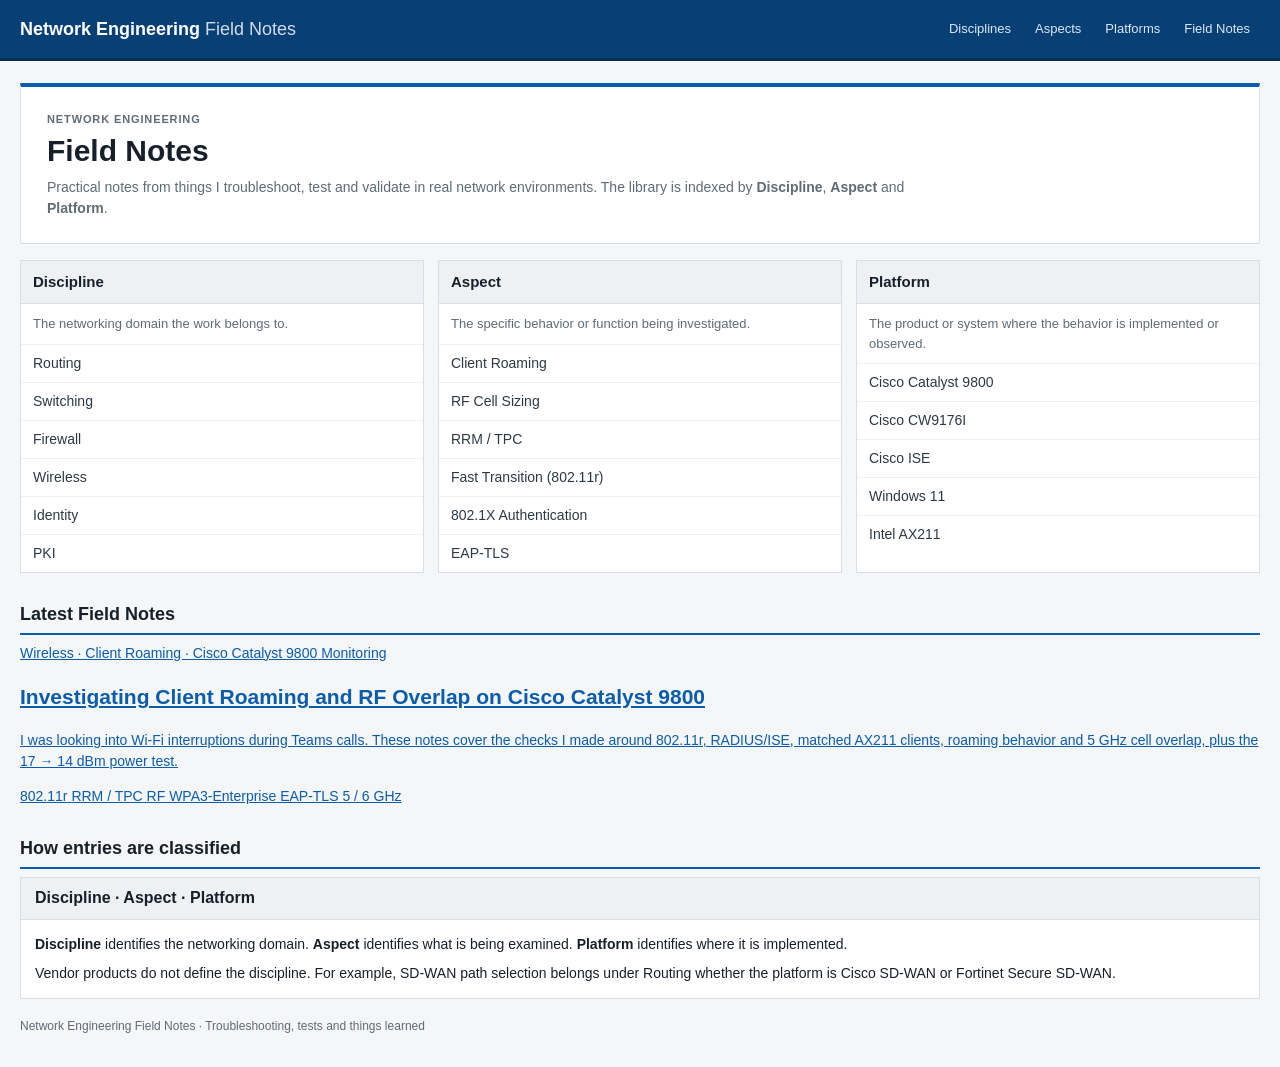
<file: index.html>
<!doctype html>
<html lang="en">
<head>
  <meta charset="utf-8" />
  <meta name="viewport" content="width=device-width, initial-scale=1" />
  <meta name="description" content="Network engineering field notes organized by discipline, aspect and platform." />
  <title>Network Engineering Field Notes</title>
  <link rel="stylesheet" href="assets/css/journal.css" />
</head>
<body>
  <header class="topbar">
    <div class="site-shell topbar-inner">
      <a class="brand" href="index.html">Network Engineering <span>Field Notes</span></a>
      <nav class="topnav" aria-label="Field note navigation">
        <a href="#disciplines">Disciplines</a>
        <a href="#aspects">Aspects</a>
        <a href="#platforms">Platforms</a>
        <a href="#notes">Field Notes</a>
      </nav>
    </div>
  </header>

  <main class="site-shell">
    <header class="page-header">
      <div class="kicker">Network engineering</div>
      <h1>Field Notes</h1>
      <p>Practical notes from things I troubleshoot, test and validate in real network environments. The library is indexed by <strong>Discipline</strong>, <strong>Aspect</strong> and <strong>Platform</strong>.</p>
    </header>

    <section class="catalog-grid" aria-label="Primary field note classifications">
      <article class="catalog-panel" id="disciplines">
        <h2>Discipline</h2>
        <p>The networking domain the work belongs to.</p>
        <ul class="catalog-list">
          <li><span>Routing</span></li>
          <li><span>Switching</span></li>
          <li><span>Firewall</span></li>
          <li><a href="#notes">Wireless</a></li>
          <li><span>Identity</span></li>
          <li><span>PKI</span></li>
        </ul>
      </article>

      <article class="catalog-panel" id="aspects">
        <h2>Aspect</h2>
        <p>The specific behavior or function being investigated.</p>
        <ul class="catalog-list">
          <li><a href="#notes">Client Roaming</a></li>
          <li><a href="#notes">RF Cell Sizing</a></li>
          <li><a href="#notes">RRM / TPC</a></li>
          <li><a href="#notes">Fast Transition (802.11r)</a></li>
          <li><a href="#notes">802.1X Authentication</a></li>
          <li><a href="#notes">EAP-TLS</a></li>
        </ul>
      </article>

      <article class="catalog-panel" id="platforms">
        <h2>Platform</h2>
        <p>The product or system where the behavior is implemented or observed.</p>
        <ul class="catalog-list">
          <li><a href="#notes">Cisco Catalyst 9800</a></li>
          <li><a href="#notes">Cisco CW9176I</a></li>
          <li><a href="#notes">Cisco ISE</a></li>
          <li><a href="#notes">Windows 11</a></li>
          <li><a href="#notes">Intel AX211</a></li>
        </ul>
      </article>
    </section>

    <h2 class="section-title" id="notes">Latest Field Notes</h2>
    <div class="case-list">
      <a class="case-link" href="cases/wireless/001-melbourne/index.html">
        <div class="eyebrow-row" style="margin-bottom:6px">
          <span class="eyebrow">Wireless · Client Roaming · Cisco Catalyst 9800</span>
          <span class="badge warn">Monitoring</span>
        </div>
        <h2>Investigating Client Roaming and RF Overlap on Cisco Catalyst 9800</h2>
        <p>I was looking into Wi-Fi interruptions during Teams calls. These notes cover the checks I made around 802.11r, RADIUS/ISE, matched AX211 clients, roaming behavior and 5 GHz cell overlap, plus the 17 → 14 dBm power test.</p>
        <div class="tag-row">
          <span class="tag">802.11r</span>
          <span class="tag">RRM / TPC</span>
          <span class="tag">RF</span>
          <span class="tag">WPA3-Enterprise</span>
          <span class="tag">EAP-TLS</span>
          <span class="tag">5 / 6 GHz</span>
        </div>
      </a>
    </div>

    <h2 class="section-title">How entries are classified</h2>
    <div class="doc-section">
      <h2>Discipline · Aspect · Platform</h2>
      <div class="content-block">
        <p><strong>Discipline</strong> identifies the networking domain. <strong>Aspect</strong> identifies what is being examined. <strong>Platform</strong> identifies where it is implemented.</p>
        <p>Vendor products do not define the discipline. For example, SD-WAN path selection belongs under Routing whether the platform is Cisco SD-WAN or Fortinet Secure SD-WAN.</p>
      </div>
    </div>
  </main>

  <footer class="site-shell footer-note">Network Engineering Field Notes · Troubleshooting, tests and things learned</footer>
</body>
</html>
</file>
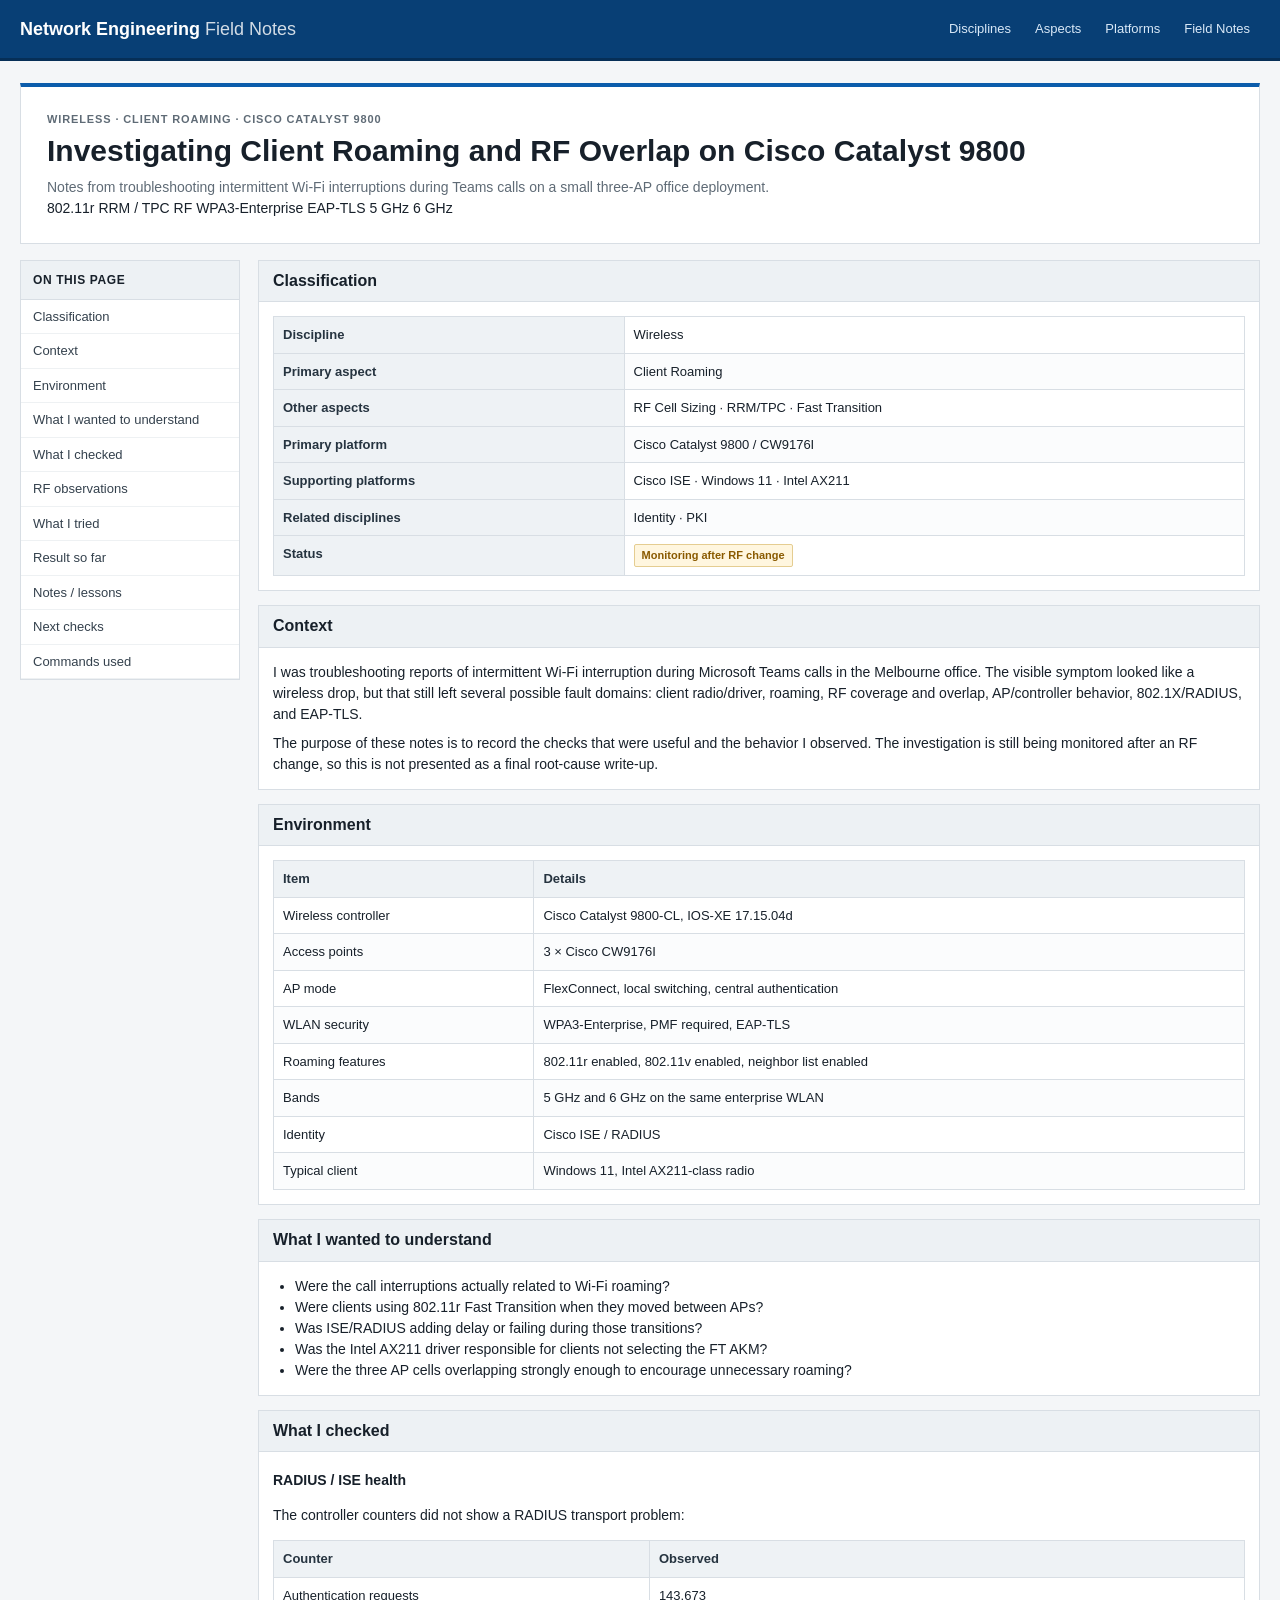
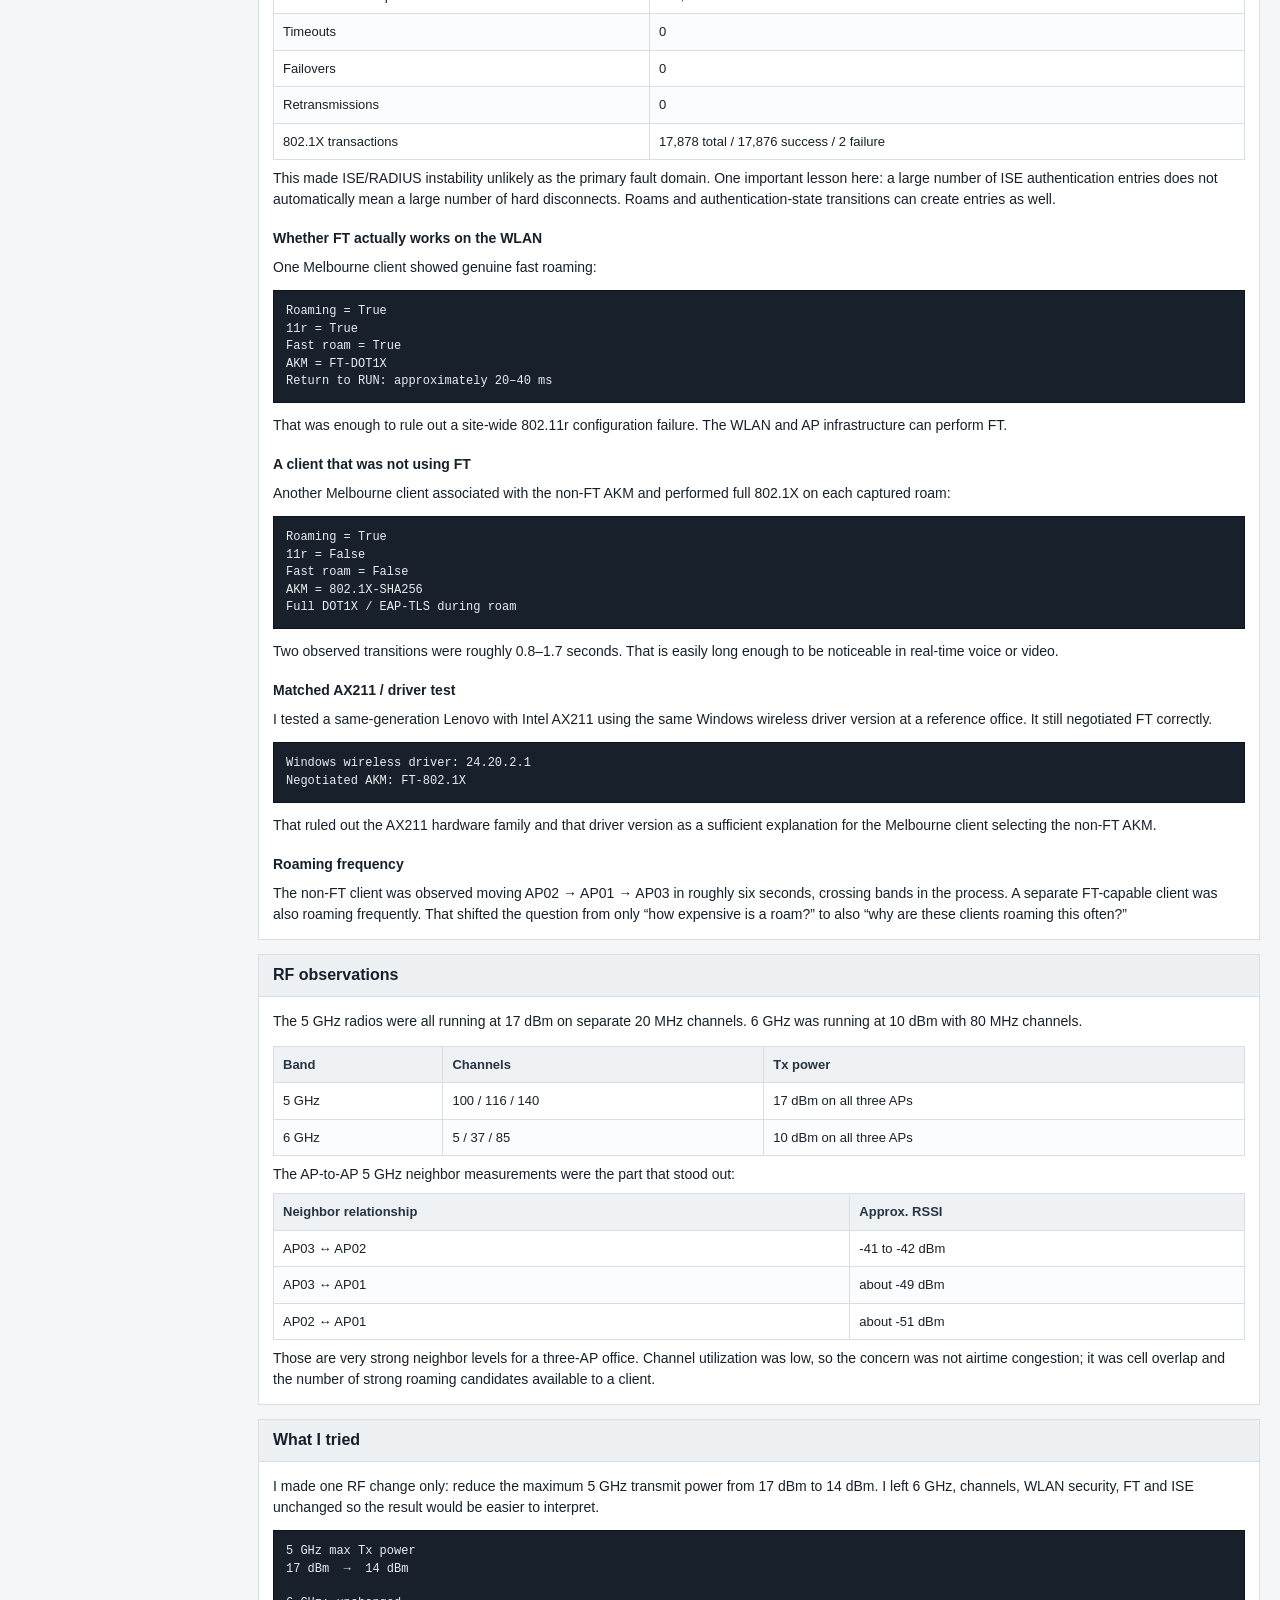
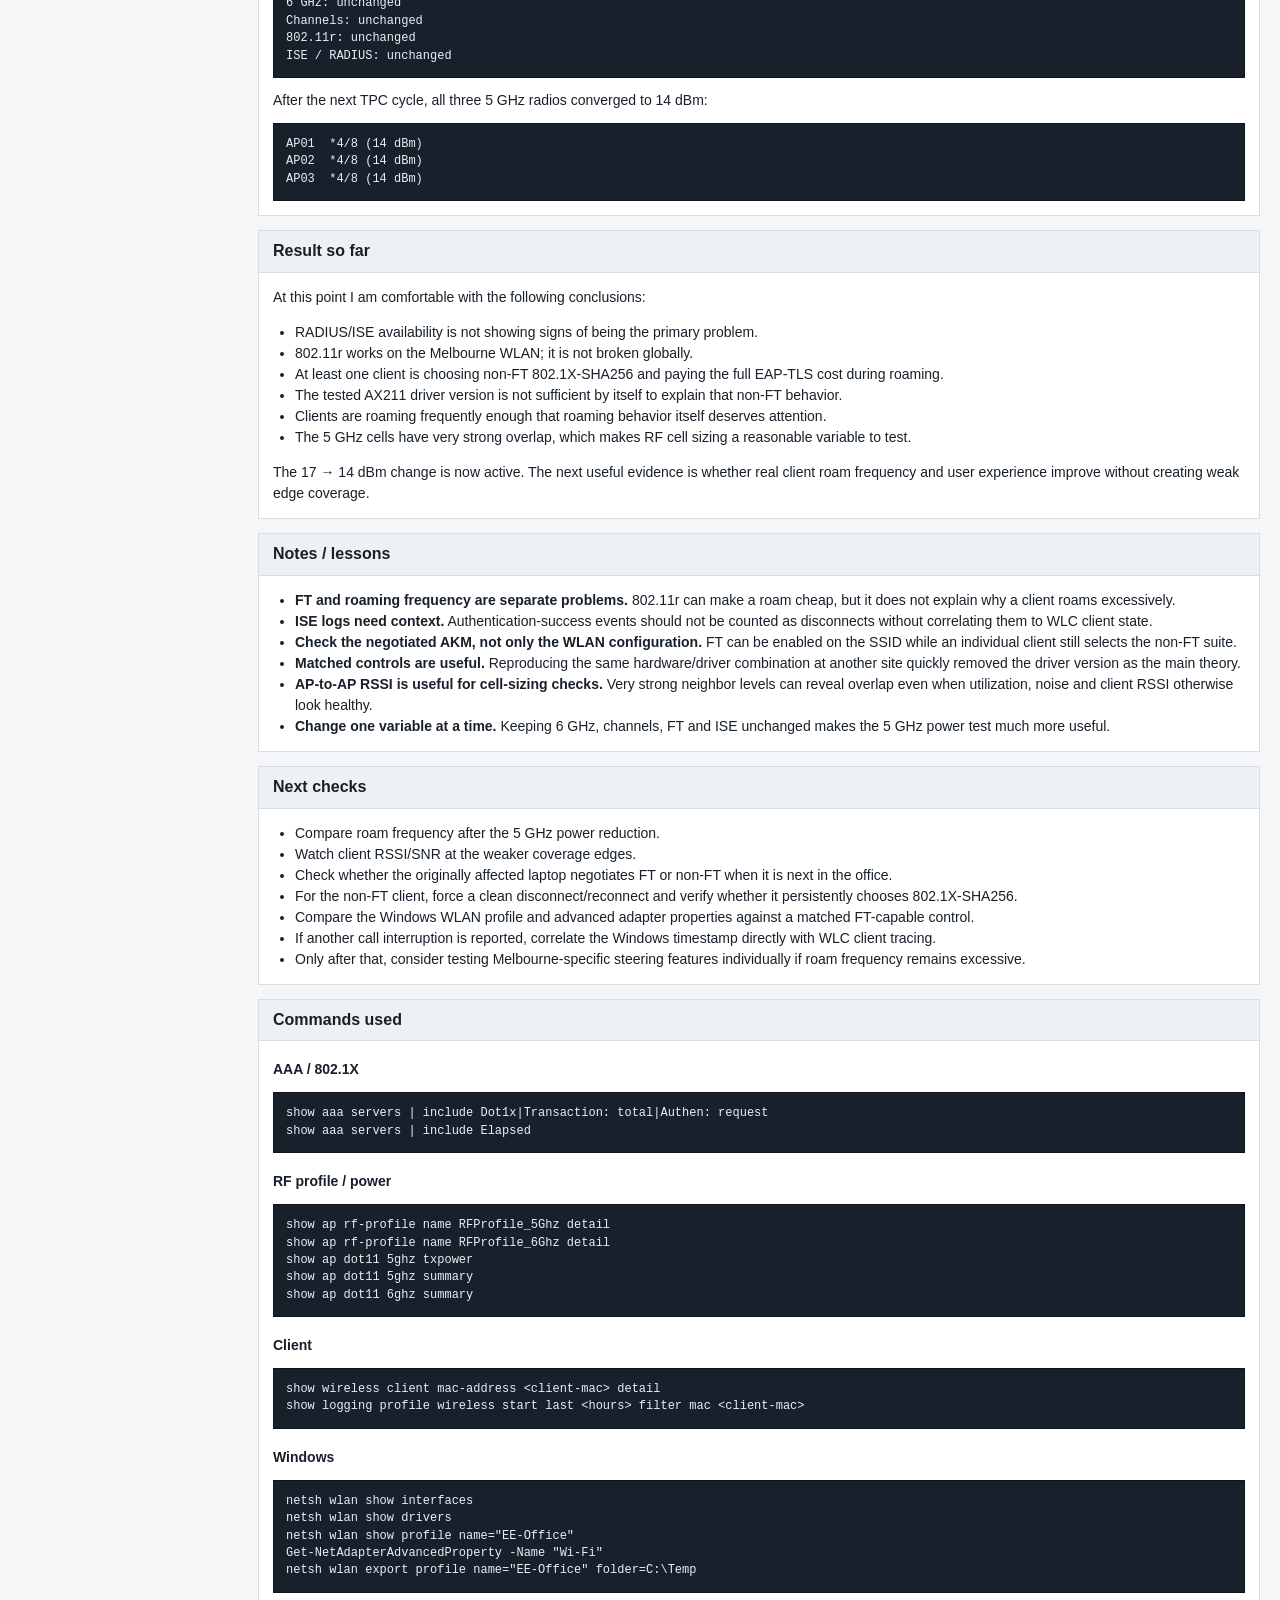
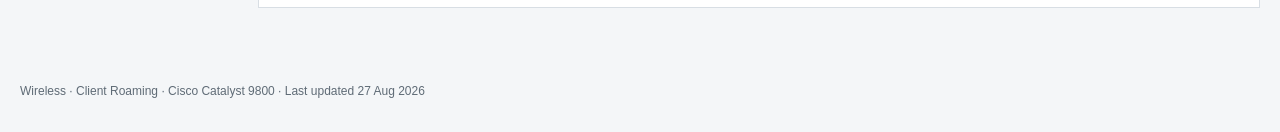
<file: cases/wireless/001-melbourne/index.html>
<!doctype html>
<html lang="en">
<head>
  <meta charset="utf-8" />
  <meta name="viewport" content="width=device-width, initial-scale=1" />
  <meta name="description" content="Field notes from troubleshooting client roaming, 802.11r and RF overlap on Cisco Catalyst 9800." />
  <title>Investigating Client Roaming and RF Overlap on Cisco Catalyst 9800</title>
  <link rel="stylesheet" href="../../../assets/css/journal.css" />
</head>
<body>
  <script type="application/json" id="case-metadata">
  {
    "id": "NTJ-001",
    "type": "field-note",
    "discipline": "Wireless",
    "secondaryDisciplines": ["Identity", "PKI"],
    "platform": {
      "vendor": "Cisco",
      "family": "Catalyst 9800",
      "components": ["C9800-CL", "CW9176I"]
    },
    "supportingPlatforms": ["Cisco ISE", "Windows 11", "Intel AX211"],
    "aspect": {
      "primary": "Client Roaming",
      "secondary": ["RF Cell Sizing", "RRM / TPC", "Fast Transition"]
    },
    "mechanisms": ["802.11r", "802.11k", "802.11v", "WPA3-Enterprise", "802.1X", "EAP-TLS", "5 GHz", "6 GHz"],
    "status": "Monitoring",
    "lastUpdated": "2026-08-27"
  }
  </script>

  <header class="topbar">
    <div class="site-shell topbar-inner">
      <a class="brand" href="../../../index.html">Network Engineering <span>Field Notes</span></a>
      <nav class="topnav" aria-label="Site navigation">
        <a href="../../../index.html#disciplines">Disciplines</a>
        <a href="../../../index.html#aspects">Aspects</a>
        <a href="../../../index.html#platforms">Platforms</a>
        <a href="../../../index.html#notes">Field Notes</a>
      </nav>
    </div>
  </header>

  <main class="site-shell">
    <header class="page-header">
      <div class="kicker">Wireless · Client Roaming · Cisco Catalyst 9800</div>
      <h1>Investigating Client Roaming and RF Overlap on Cisco Catalyst 9800</h1>
      <p>Notes from troubleshooting intermittent Wi-Fi interruptions during Teams calls on a small three-AP office deployment.</p>
      <div class="tag-row">
        <span class="tag">802.11r</span>
        <span class="tag">RRM / TPC</span>
        <span class="tag">RF</span>
        <span class="tag">WPA3-Enterprise</span>
        <span class="tag">EAP-TLS</span>
        <span class="tag">5 GHz</span>
        <span class="tag">6 GHz</span>
      </div>
    </header>

    <div class="doc-layout">
      <aside class="doc-toc" aria-label="Field note contents">
        <div class="title">On this page</div>
        <a href="#classification">Classification</a>
        <a href="#context">Context</a>
        <a href="#environment">Environment</a>
        <a href="#question">What I wanted to understand</a>
        <a href="#checks">What I checked</a>
        <a href="#rf">RF observations</a>
        <a href="#change">What I tried</a>
        <a href="#result">Result so far</a>
        <a href="#lessons">Notes / lessons</a>
        <a href="#next">Next checks</a>
        <a href="#commands">Commands used</a>
      </aside>

      <article class="doc-content">
        <section class="doc-section" id="classification">
          <h2>Classification</h2>
          <div class="table-wrap">
            <table>
              <tbody>
                <tr><th>Discipline</th><td>Wireless</td></tr>
                <tr><th>Primary aspect</th><td>Client Roaming</td></tr>
                <tr><th>Other aspects</th><td>RF Cell Sizing · RRM/TPC · Fast Transition</td></tr>
                <tr><th>Primary platform</th><td>Cisco Catalyst 9800 / CW9176I</td></tr>
                <tr><th>Supporting platforms</th><td>Cisco ISE · Windows 11 · Intel AX211</td></tr>
                <tr><th>Related disciplines</th><td>Identity · PKI</td></tr>
                <tr><th>Status</th><td><span class="status warn">Monitoring after RF change</span></td></tr>
              </tbody>
            </table>
          </div>
        </section>

        <section class="doc-section" id="context">
          <h2>Context</h2>
          <div class="content-block">
            <p>I was troubleshooting reports of intermittent Wi-Fi interruption during Microsoft Teams calls in the Melbourne office. The visible symptom looked like a wireless drop, but that still left several possible fault domains: client radio/driver, roaming, RF coverage and overlap, AP/controller behavior, 802.1X/RADIUS, and EAP-TLS.</p>
            <p>The purpose of these notes is to record the checks that were useful and the behavior I observed. The investigation is still being monitored after an RF change, so this is not presented as a final root-cause write-up.</p>
          </div>
        </section>

        <section class="doc-section" id="environment">
          <h2>Environment</h2>
          <div class="table-wrap">
            <table>
              <thead><tr><th>Item</th><th>Details</th></tr></thead>
              <tbody>
                <tr><td>Wireless controller</td><td>Cisco Catalyst 9800-CL, IOS-XE 17.15.04d</td></tr>
                <tr><td>Access points</td><td>3 × Cisco CW9176I</td></tr>
                <tr><td>AP mode</td><td>FlexConnect, local switching, central authentication</td></tr>
                <tr><td>WLAN security</td><td>WPA3-Enterprise, PMF required, EAP-TLS</td></tr>
                <tr><td>Roaming features</td><td>802.11r enabled, 802.11v enabled, neighbor list enabled</td></tr>
                <tr><td>Bands</td><td>5 GHz and 6 GHz on the same enterprise WLAN</td></tr>
                <tr><td>Identity</td><td>Cisco ISE / RADIUS</td></tr>
                <tr><td>Typical client</td><td>Windows 11, Intel AX211-class radio</td></tr>
              </tbody>
            </table>
          </div>
        </section>

        <section class="doc-section" id="question">
          <h2>What I wanted to understand</h2>
          <div class="content-block">
            <ul>
              <li>Were the call interruptions actually related to Wi-Fi roaming?</li>
              <li>Were clients using 802.11r Fast Transition when they moved between APs?</li>
              <li>Was ISE/RADIUS adding delay or failing during those transitions?</li>
              <li>Was the Intel AX211 driver responsible for clients not selecting the FT AKM?</li>
              <li>Were the three AP cells overlapping strongly enough to encourage unnecessary roaming?</li>
            </ul>
          </div>
        </section>

        <section class="doc-section" id="checks">
          <h2>What I checked</h2>

          <h3>RADIUS / ISE health</h3>
          <p>The controller counters did not show a RADIUS transport problem:</p>
          <div class="table-wrap">
            <table>
              <thead><tr><th>Counter</th><th>Observed</th></tr></thead>
              <tbody>
                <tr><td>Authentication requests</td><td>143,673</td></tr>
                <tr><td>Timeouts</td><td>0</td></tr>
                <tr><td>Failovers</td><td>0</td></tr>
                <tr><td>Retransmissions</td><td>0</td></tr>
                <tr><td>802.1X transactions</td><td>17,878 total / 17,876 success / 2 failure</td></tr>
              </tbody>
            </table>
          </div>
          <p>This made ISE/RADIUS instability unlikely as the primary fault domain. One important lesson here: a large number of ISE authentication entries does not automatically mean a large number of hard disconnects. Roams and authentication-state transitions can create entries as well.</p>

          <h3>Whether FT actually works on the WLAN</h3>
          <p>One Melbourne client showed genuine fast roaming:</p>
          <pre>Roaming = True
11r = True
Fast roam = True
AKM = FT-DOT1X
Return to RUN: approximately 20–40 ms</pre>
          <p>That was enough to rule out a site-wide 802.11r configuration failure. The WLAN and AP infrastructure can perform FT.</p>

          <h3>A client that was not using FT</h3>
          <p>Another Melbourne client associated with the non-FT AKM and performed full 802.1X on each captured roam:</p>
          <pre>Roaming = True
11r = False
Fast roam = False
AKM = 802.1X-SHA256
Full DOT1X / EAP-TLS during roam</pre>
          <p>Two observed transitions were roughly 0.8–1.7 seconds. That is easily long enough to be noticeable in real-time voice or video.</p>

          <h3>Matched AX211 / driver test</h3>
          <p>I tested a same-generation Lenovo with Intel AX211 using the same Windows wireless driver version at a reference office. It still negotiated FT correctly.</p>
          <pre>Windows wireless driver: 24.20.2.1
Negotiated AKM: FT-802.1X</pre>
          <p>That ruled out the AX211 hardware family and that driver version as a sufficient explanation for the Melbourne client selecting the non-FT AKM.</p>

          <h3>Roaming frequency</h3>
          <p>The non-FT client was observed moving AP02 → AP01 → AP03 in roughly six seconds, crossing bands in the process. A separate FT-capable client was also roaming frequently. That shifted the question from only “how expensive is a roam?” to also “why are these clients roaming this often?”</p>
        </section>

        <section class="doc-section" id="rf">
          <h2>RF observations</h2>
          <p>The 5 GHz radios were all running at 17 dBm on separate 20 MHz channels. 6 GHz was running at 10 dBm with 80 MHz channels.</p>
          <div class="table-wrap">
            <table>
              <thead><tr><th>Band</th><th>Channels</th><th>Tx power</th></tr></thead>
              <tbody>
                <tr><td>5 GHz</td><td>100 / 116 / 140</td><td>17 dBm on all three APs</td></tr>
                <tr><td>6 GHz</td><td>5 / 37 / 85</td><td>10 dBm on all three APs</td></tr>
              </tbody>
            </table>
          </div>

          <p>The AP-to-AP 5 GHz neighbor measurements were the part that stood out:</p>
          <div class="table-wrap">
            <table>
              <thead><tr><th>Neighbor relationship</th><th>Approx. RSSI</th></tr></thead>
              <tbody>
                <tr><td>AP03 ↔ AP02</td><td>-41 to -42 dBm</td></tr>
                <tr><td>AP03 ↔ AP01</td><td>about -49 dBm</td></tr>
                <tr><td>AP02 ↔ AP01</td><td>about -51 dBm</td></tr>
              </tbody>
            </table>
          </div>
          <p>Those are very strong neighbor levels for a three-AP office. Channel utilization was low, so the concern was not airtime congestion; it was cell overlap and the number of strong roaming candidates available to a client.</p>
        </section>

        <section class="doc-section" id="change">
          <h2>What I tried</h2>
          <p>I made one RF change only: reduce the maximum 5 GHz transmit power from 17 dBm to 14 dBm. I left 6 GHz, channels, WLAN security, FT and ISE unchanged so the result would be easier to interpret.</p>
          <pre>5 GHz max Tx power
17 dBm  →  14 dBm

6 GHz: unchanged
Channels: unchanged
802.11r: unchanged
ISE / RADIUS: unchanged</pre>

          <p>After the next TPC cycle, all three 5 GHz radios converged to 14 dBm:</p>
          <pre>AP01  *4/8 (14 dBm)
AP02  *4/8 (14 dBm)
AP03  *4/8 (14 dBm)</pre>
        </section>

        <section class="doc-section" id="result">
          <h2>Result so far</h2>
          <div class="content-block">
            <p>At this point I am comfortable with the following conclusions:</p>
            <ul>
              <li>RADIUS/ISE availability is not showing signs of being the primary problem.</li>
              <li>802.11r works on the Melbourne WLAN; it is not broken globally.</li>
              <li>At least one client is choosing non-FT 802.1X-SHA256 and paying the full EAP-TLS cost during roaming.</li>
              <li>The tested AX211 driver version is not sufficient by itself to explain that non-FT behavior.</li>
              <li>Clients are roaming frequently enough that roaming behavior itself deserves attention.</li>
              <li>The 5 GHz cells have very strong overlap, which makes RF cell sizing a reasonable variable to test.</li>
            </ul>
            <p>The 17 → 14 dBm change is now active. The next useful evidence is whether real client roam frequency and user experience improve without creating weak edge coverage.</p>
          </div>
        </section>

        <section class="doc-section" id="lessons">
          <h2>Notes / lessons</h2>
          <div class="content-block">
            <ul>
              <li><strong>FT and roaming frequency are separate problems.</strong> 802.11r can make a roam cheap, but it does not explain why a client roams excessively.</li>
              <li><strong>ISE logs need context.</strong> Authentication-success events should not be counted as disconnects without correlating them to WLC client state.</li>
              <li><strong>Check the negotiated AKM, not only the WLAN configuration.</strong> FT can be enabled on the SSID while an individual client still selects the non-FT suite.</li>
              <li><strong>Matched controls are useful.</strong> Reproducing the same hardware/driver combination at another site quickly removed the driver version as the main theory.</li>
              <li><strong>AP-to-AP RSSI is useful for cell-sizing checks.</strong> Very strong neighbor levels can reveal overlap even when utilization, noise and client RSSI otherwise look healthy.</li>
              <li><strong>Change one variable at a time.</strong> Keeping 6 GHz, channels, FT and ISE unchanged makes the 5 GHz power test much more useful.</li>
            </ul>
          </div>
        </section>

        <section class="doc-section" id="next">
          <h2>Next checks</h2>
          <div class="content-block">
            <ul>
              <li>Compare roam frequency after the 5 GHz power reduction.</li>
              <li>Watch client RSSI/SNR at the weaker coverage edges.</li>
              <li>Check whether the originally affected laptop negotiates FT or non-FT when it is next in the office.</li>
              <li>For the non-FT client, force a clean disconnect/reconnect and verify whether it persistently chooses 802.1X-SHA256.</li>
              <li>Compare the Windows WLAN profile and advanced adapter properties against a matched FT-capable control.</li>
              <li>If another call interruption is reported, correlate the Windows timestamp directly with WLC client tracing.</li>
              <li>Only after that, consider testing Melbourne-specific steering features individually if roam frequency remains excessive.</li>
            </ul>
          </div>
        </section>

        <section class="doc-section" id="commands">
          <h2>Commands used</h2>
          <h3>AAA / 802.1X</h3>
          <pre>show aaa servers | include Dot1x|Transaction: total|Authen: request
show aaa servers | include Elapsed</pre>

          <h3>RF profile / power</h3>
          <pre>show ap rf-profile name RFProfile_5Ghz detail
show ap rf-profile name RFProfile_6Ghz detail
show ap dot11 5ghz txpower
show ap dot11 5ghz summary
show ap dot11 6ghz summary</pre>

          <h3>Client</h3>
          <pre>show wireless client mac-address &lt;client-mac&gt; detail
show logging profile wireless start last &lt;hours&gt; filter mac &lt;client-mac&gt;</pre>

          <h3>Windows</h3>
          <pre>netsh wlan show interfaces
netsh wlan show drivers
netsh wlan show profile name="EE-Office"
Get-NetAdapterAdvancedProperty -Name "Wi-Fi"
netsh wlan export profile name="EE-Office" folder=C:\Temp</pre>
        </section>
      </article>
    </div>
  </main>

  <footer class="site-shell footer-note">Wireless · Client Roaming · Cisco Catalyst 9800 · Last updated 27 Aug 2026</footer>
</body>
</html>
</file>
<file: assets/css/journal.css>
:root {
  color-scheme: light;
  --bg: #f4f6f8;
  --surface: #ffffff;
  --surface-alt: #f8fafc;
  --ink: #17202a;
  --muted: #5f6b76;
  --line: #d8dee4;
  --line-strong: #aeb8c2;
  --accent: #0b5cab;
  --accent-dark: #083f75;
  --accent-soft: #eaf3fb;
  --good: #176b3a;
  --good-soft: #eaf6ee;
  --warn: #8a5a00;
  --warn-soft: #fff6df;
  --bad: #a12622;
  --bad-soft: #fceceb;
  --open: #5c4a8a;
  --open-soft: #f1eef9;
  font-family: Arial, Helvetica, sans-serif;
}

* { box-sizing: border-box; }
html { scroll-behavior: smooth; }
body {
  margin: 0;
  background: var(--bg);
  color: var(--ink);
  font-size: 14px;
  line-height: 1.5;
}
a { color: var(--accent); }
code, pre { font-family: Consolas, "Liberation Mono", Menlo, monospace; }

.site-shell {
  width: min(1240px, calc(100% - 32px));
  margin: 0 auto;
}

.topbar {
  background: var(--accent-dark);
  color: #fff;
  border-bottom: 3px solid #062f57;
}
.topbar-inner {
  min-height: 58px;
  display: flex;
  align-items: center;
  justify-content: space-between;
  gap: 20px;
}
.brand {
  color: #fff;
  text-decoration: none;
  font-size: 18px;
  font-weight: 700;
}
.brand span { font-weight: 400; opacity: .82; }
.topnav { display: flex; gap: 4px; flex-wrap: wrap; }
.topnav a {
  color: #d8e8f7;
  text-decoration: none;
  padding: 7px 10px;
  border-radius: 3px;
  font-size: 13px;
}
.topnav a:hover, .topnav a[aria-current="page"] { background: rgba(255,255,255,.12); color: #fff; }

.page-header {
  background: var(--surface);
  border: 1px solid var(--line);
  border-top: 4px solid var(--accent);
  padding: 24px 26px;
  margin: 22px 0 16px;
}
.page-header .kicker {
  color: var(--muted);
  text-transform: uppercase;
  letter-spacing: .08em;
  font-weight: 700;
  font-size: 11px;
}
.page-header h1 {
  margin: 5px 0 8px;
  font-size: 30px;
  line-height: 1.2;
  font-weight: 700;
}
.page-header p { margin: 0; color: var(--muted); max-width: 900px; }

.doc-layout {
  display: grid;
  grid-template-columns: 220px minmax(0, 1fr);
  gap: 18px;
  align-items: start;
  padding-bottom: 56px;
}
.doc-toc {
  position: sticky;
  top: 16px;
  background: var(--surface);
  border: 1px solid var(--line);
}
.doc-toc .title {
  padding: 10px 12px;
  background: #edf1f4;
  border-bottom: 1px solid var(--line);
  font-weight: 700;
  font-size: 12px;
  text-transform: uppercase;
  letter-spacing: .05em;
}
.doc-toc a {
  display: block;
  padding: 7px 12px;
  color: #34414d;
  text-decoration: none;
  border-bottom: 1px solid #eef1f3;
  font-size: 13px;
}
.doc-toc a:hover { background: var(--accent-soft); color: var(--accent-dark); }

.doc-content { min-width: 0; }
.doc-section {
  background: var(--surface);
  border: 1px solid var(--line);
  margin-bottom: 14px;
}
.doc-section > h2 {
  margin: 0;
  padding: 10px 14px;
  background: #edf1f4;
  border-bottom: 1px solid var(--line);
  font-size: 16px;
  line-height: 1.3;
}
.doc-section > h3,
.doc-section > p,
.doc-section > ul,
.doc-section > ol,
.doc-section > .content-block,
.doc-section > .table-wrap,
.doc-section > pre,
.doc-section > details {
  margin-left: 14px;
  margin-right: 14px;
}
.doc-section > p:first-of-type,
.doc-section > .content-block:first-of-type,
.doc-section > .table-wrap:first-of-type { margin-top: 14px; }
.doc-section > p:last-child,
.doc-section > ul:last-child,
.doc-section > ol:last-child,
.doc-section > .content-block:last-child,
.doc-section > .table-wrap:last-child,
.doc-section > pre:last-child,
.doc-section > details:last-child { margin-bottom: 14px; }
.doc-section h3 { font-size: 14px; margin-top: 18px; margin-bottom: 6px; }
.doc-section p { margin-top: 8px; margin-bottom: 8px; }
.doc-section ul, .doc-section ol { padding-left: 22px; }
.muted { color: var(--muted); }

.table-wrap { overflow-x: auto; }
table {
  width: 100%;
  border-collapse: collapse;
  background: #fff;
  font-size: 13px;
}
th, td {
  border: 1px solid var(--line);
  padding: 8px 9px;
  text-align: left;
  vertical-align: top;
}
th {
  background: #eef2f5;
  font-weight: 700;
  color: #263440;
}
tbody tr:nth-child(even) td { background: #fbfcfd; }

.status {
  display: inline-block;
  padding: 2px 7px;
  border: 1px solid var(--line-strong);
  border-radius: 2px;
  font-size: 11px;
  font-weight: 700;
  white-space: nowrap;
}
.status.good { color: var(--good); background: var(--good-soft); border-color: #b9d8c5; }
.status.warn { color: var(--warn); background: var(--warn-soft); border-color: #e5cd91; }
.status.bad { color: var(--bad); background: var(--bad-soft); border-color: #e5b6b4; }
.status.open { color: var(--open); background: var(--open-soft); border-color: #cfc6e7; }

.note, .assessment, .change-box {
  border-left: 4px solid var(--accent);
  background: var(--accent-soft);
  padding: 10px 12px;
  margin: 12px 14px;
}
.assessment { border-left-color: var(--warn); background: var(--warn-soft); }
.change-box { border-left-color: var(--good); background: var(--good-soft); }
.note strong, .assessment strong, .change-box strong { display: block; margin-bottom: 3px; }

pre {
  background: #18212b;
  color: #e9eef3;
  border: 1px solid #0e141a;
  padding: 12px;
  overflow: auto;
  font-size: 12px;
  line-height: 1.45;
  white-space: pre-wrap;
}
details {
  border: 1px solid var(--line);
  background: #fff;
  margin-top: 10px;
  margin-bottom: 10px;
}
summary {
  cursor: pointer;
  padding: 8px 10px;
  background: #f3f5f7;
  font-weight: 700;
  font-size: 12px;
}
details pre { margin: 0; border: 0; border-top: 1px solid var(--line); }

.catalog-grid {
  display: grid;
  grid-template-columns: repeat(3, minmax(0, 1fr));
  gap: 14px;
  margin: 16px 0;
}
.catalog-panel {
  background: var(--surface);
  border: 1px solid var(--line);
}
.catalog-panel h2 {
  margin: 0;
  padding: 10px 12px;
  background: #edf1f4;
  border-bottom: 1px solid var(--line);
  font-size: 15px;
}
.catalog-panel p { margin: 10px 12px; color: var(--muted); font-size: 13px; }
.catalog-list { list-style: none; padding: 0; margin: 0; }
.catalog-list li { border-top: 1px solid #eef1f3; }
.catalog-list a, .catalog-list span { display: block; padding: 8px 12px; text-decoration: none; color: #2c3945; }
.catalog-list a:hover { background: var(--accent-soft); color: var(--accent-dark); }

.section-title {
  margin: 28px 0 8px;
  font-size: 18px;
  border-bottom: 2px solid var(--accent);
  padding-bottom: 5px;
}
.footer-note { color: var(--muted); font-size: 12px; padding: 4px 0 32px; }

@media (max-width: 900px) {
  .doc-layout { grid-template-columns: 1fr; }
  .doc-toc { position: static; }
  .catalog-grid { grid-template-columns: 1fr; }
}
@media (max-width: 640px) {
  .site-shell { width: min(100% - 18px, 1240px); }
  .topnav { display: none; }
  .page-header { padding: 18px; }
  .page-header h1 { font-size: 24px; }
  th, td { padding: 7px; }
}
</file>
